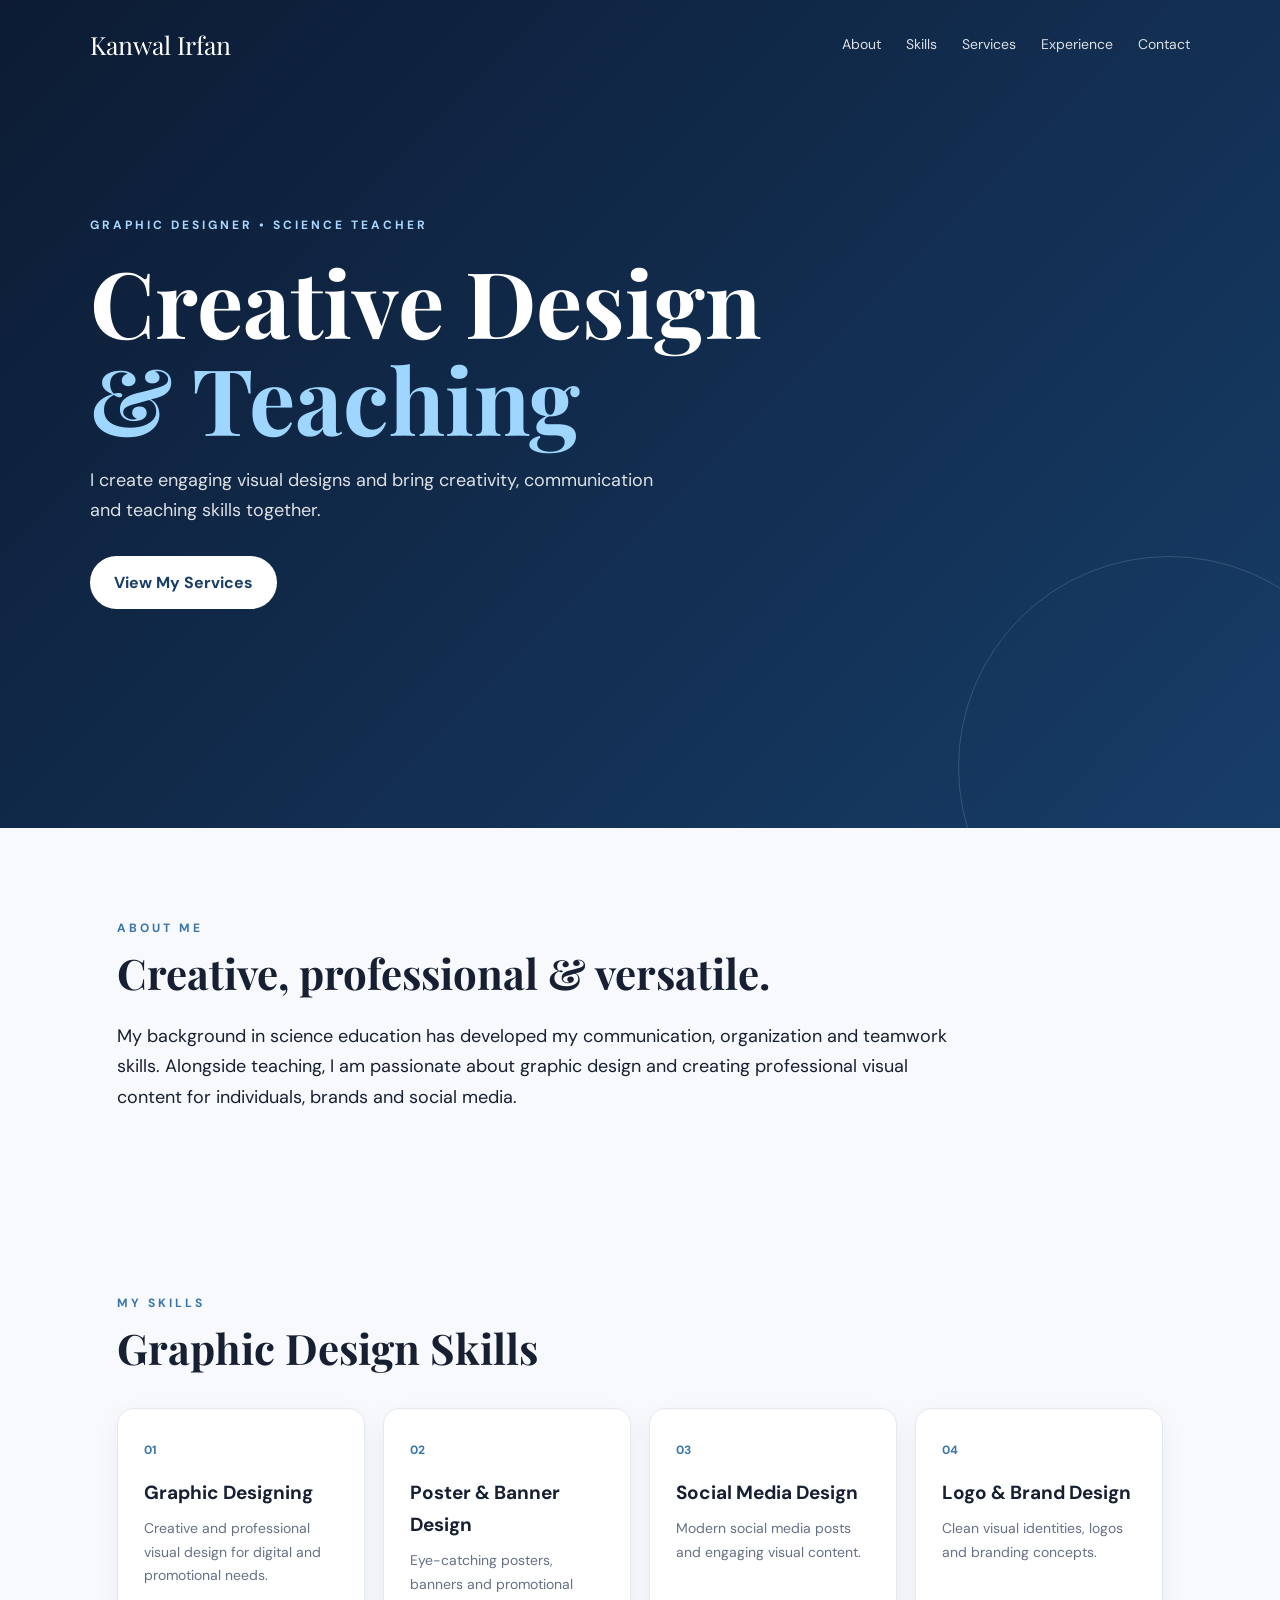
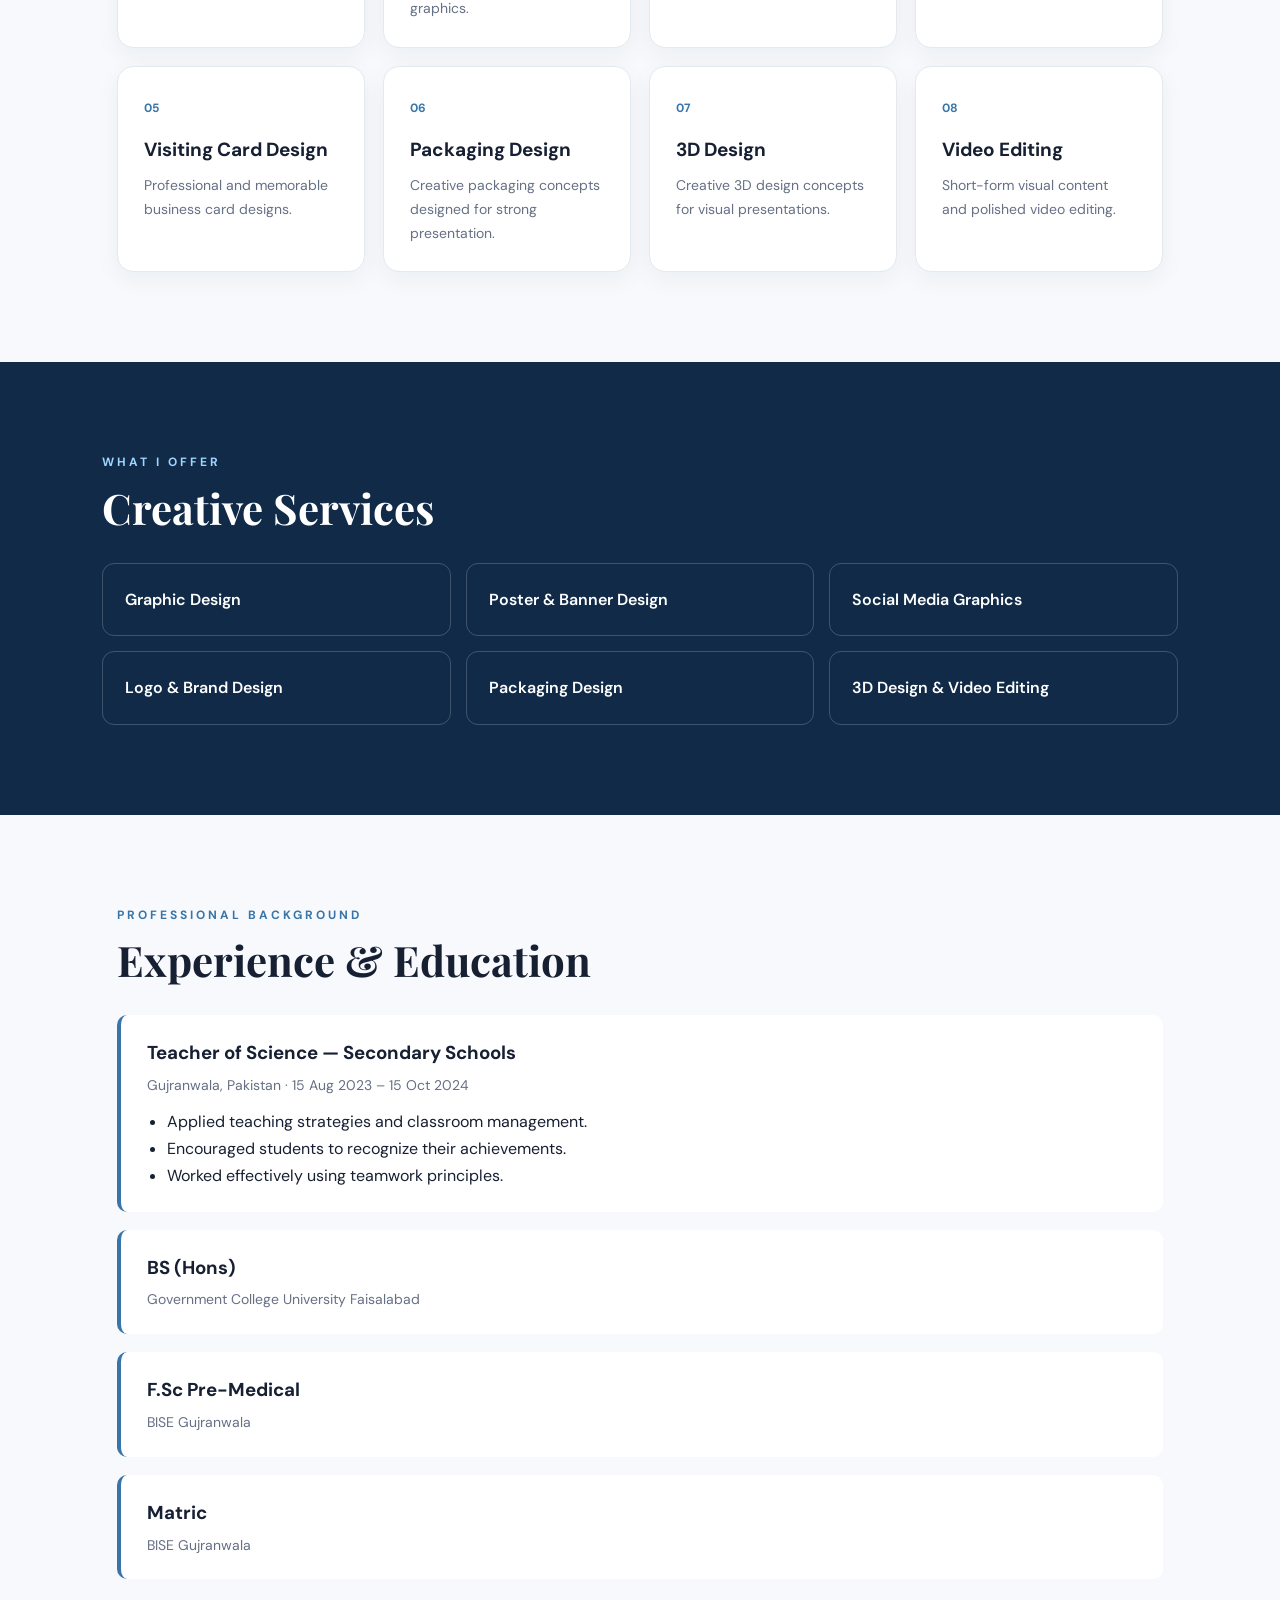
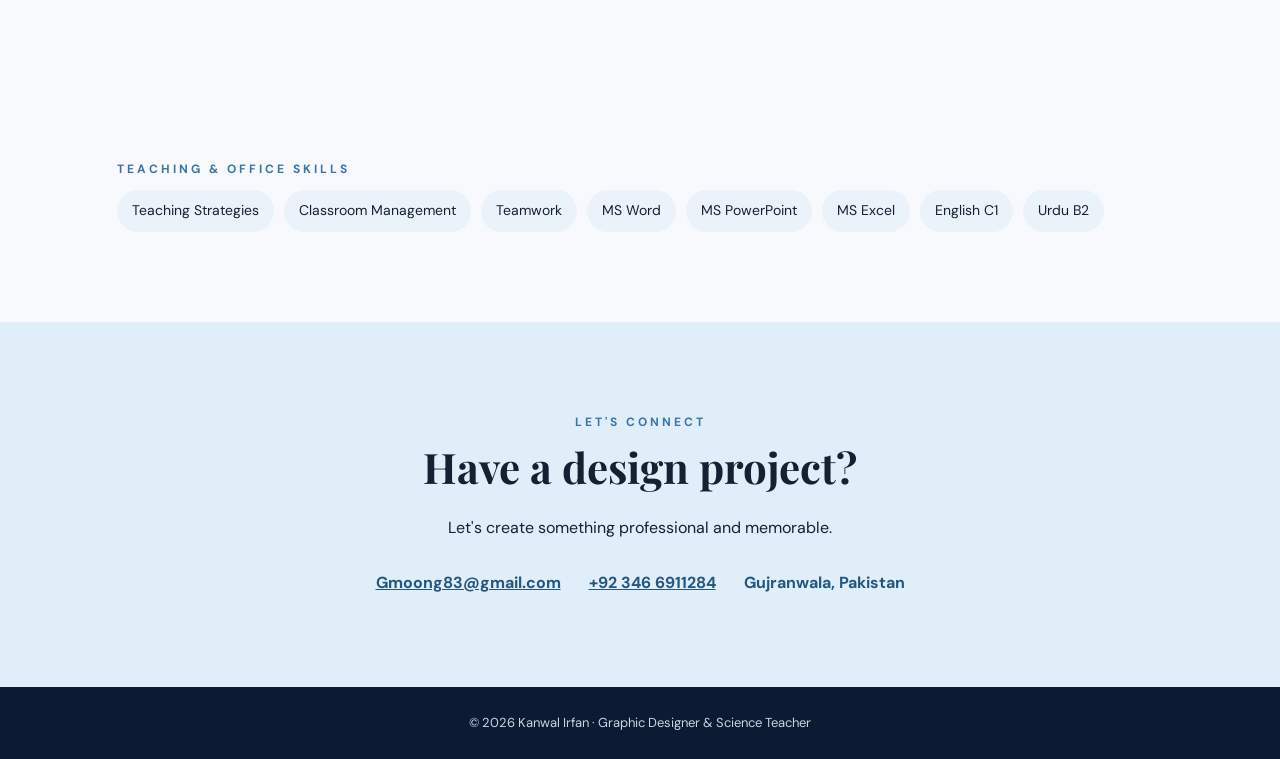
<file: index.html>
<!DOCTYPE html>
<html lang="en">
<head>
<meta charset="UTF-8">
<meta name="viewport" content="width=device-width, initial-scale=1.0">
<title>Kanwal Irfan | Graphic Designer & Science Teacher</title>
<link rel="stylesheet" href="style.css">
</head>
<body>
<header class="hero">
  <nav><div class="logo">Kanwal Irfan</div><div class="navlinks"><a href="#about">About</a><a href="#skills">Skills</a><a href="#services">Services</a><a href="#experience">Experience</a><a href="#contact">Contact</a></div></nav>
  <div class="hero-content"><p class="tag">GRAPHIC DESIGNER • SCIENCE TEACHER</p><h1>Creative Design<br><span>& Teaching</span></h1><p>I create engaging visual designs and bring creativity, communication and teaching skills together.</p><a class="btn" href="#services">View My Services</a></div>
</header>
<main>
<section id="about" class="section"><p class="eyebrow">ABOUT ME</p><h2>Creative, professional & versatile.</h2><p>My background in science education has developed my communication, organization and teamwork skills. Alongside teaching, I am passionate about graphic design and creating professional visual content for individuals, brands and social media.</p></section>
<section id="skills" class="section"><p class="eyebrow">MY SKILLS</p><h2>Graphic Design Skills</h2><div class="grid">
<div class="card"><span>01</span><h3>Graphic Designing</h3><p>Creative and professional visual design for digital and promotional needs.</p></div>
<div class="card"><span>02</span><h3>Poster & Banner Design</h3><p>Eye-catching posters, banners and promotional graphics.</p></div>
<div class="card"><span>03</span><h3>Social Media Design</h3><p>Modern social media posts and engaging visual content.</p></div>
<div class="card"><span>04</span><h3>Logo & Brand Design</h3><p>Clean visual identities, logos and branding concepts.</p></div>
<div class="card"><span>05</span><h3>Visiting Card Design</h3><p>Professional and memorable business card designs.</p></div>
<div class="card"><span>06</span><h3>Packaging Design</h3><p>Creative packaging concepts designed for strong presentation.</p></div>
<div class="card"><span>07</span><h3>3D Design</h3><p>Creative 3D design concepts for visual presentations.</p></div>
<div class="card"><span>08</span><h3>Video Editing</h3><p>Short-form visual content and polished video editing.</p></div>
</div></section>
<section id="services" class="section dark"><p class="eyebrow">WHAT I OFFER</p><h2>Creative Services</h2><div class="service-list"><div>Graphic Design</div><div>Poster & Banner Design</div><div>Social Media Graphics</div><div>Logo & Brand Design</div><div>Packaging Design</div><div>3D Design & Video Editing</div></div></section>
<section id="experience" class="section"><p class="eyebrow">PROFESSIONAL BACKGROUND</p><h2>Experience & Education</h2><div class="timeline"><article><h3>Teacher of Science — Secondary Schools</h3><p>Gujranwala, Pakistan · 15 Aug 2023 – 15 Oct 2024</p><ul><li>Applied teaching strategies and classroom management.</li><li>Encouraged students to recognize their achievements.</li><li>Worked effectively using teamwork principles.</li></ul></article><article><h3>BS (Hons)</h3><p>Government College University Faisalabad</p></article><article><h3>F.Sc Pre-Medical</h3><p>BISE Gujranwala</p></article><article><h3>Matric</h3><p>BISE Gujranwala</p></article></div></section>
<section class="section"><p class="eyebrow">TEACHING & OFFICE SKILLS</p><div class="chips"><span>Teaching Strategies</span><span>Classroom Management</span><span>Teamwork</span><span>MS Word</span><span>MS PowerPoint</span><span>MS Excel</span><span>English C1</span><span>Urdu B2</span></div></section>
<section id="contact" class="contact"><p class="eyebrow">LET'S CONNECT</p><h2>Have a design project?</h2><p>Let's create something professional and memorable.</p><div class="contact-info"><a href="mailto:Gmoong83@gmail.com">Gmoong83@gmail.com</a><a href="tel:+923466911284">+92 346 6911284</a><span>Gujranwala, Pakistan</span></div></section>
</main><footer>© 2026 Kanwal Irfan · Graphic Designer & Science Teacher</footer>
</body></html>
</file>
<file: style.css>
@import url('https://fonts.googleapis.com/css2?family=DM+Sans:wght@400;500;600;700&family=Playfair+Display:wght@600;700&display=swap');
*{box-sizing:border-box;margin:0;padding:0}html{scroll-behavior:smooth}body{font-family:'DM Sans',sans-serif;color:#172033;background:#f7f9fc;line-height:1.7}a{text-decoration:none;color:inherit}.hero{min-height:92vh;background:linear-gradient(135deg,#0c1b33,#173d68);color:#fff;padding:0 7%;position:relative;overflow:hidden}.hero:after{content:'';position:absolute;width:420px;height:420px;border:1px solid rgba(255,255,255,.15);border-radius:50%;right:-100px;bottom:-150px}nav{height:90px;display:flex;align-items:center;justify-content:space-between;position:relative;z-index:2}.logo{font-family:'Playfair Display',serif;font-size:25px}.navlinks{display:flex;gap:25px;font-size:14px}.navlinks a{opacity:.85}.hero-content{max-width:760px;padding:125px 0;position:relative;z-index:1}.tag,.eyebrow{letter-spacing:3px;font-size:12px;font-weight:700}.tag{color:#a9d7ff}.hero h1{font-family:'Playfair Display',serif;font-size:clamp(52px,8vw,92px);line-height:1.05;margin:18px 0}.hero h1 span{color:#9ed6ff}.hero-content>p:not(.tag){max-width:590px;font-size:18px;opacity:.86;margin-bottom:30px}.btn{display:inline-block;padding:13px 24px;border-radius:30px;background:#fff;color:#173d68;font-weight:700}.section{padding:90px 8%;max-width:1250px;margin:auto}.eyebrow{color:#3975a8;margin-bottom:10px}h2{font-family:'Playfair Display',serif;font-size:42px;line-height:1.2;margin-bottom:22px}#about p:not(.eyebrow){max-width:850px;font-size:18px}.grid{display:grid;grid-template-columns:repeat(4,1fr);gap:18px;margin-top:35px}.card{background:#fff;border:1px solid #e4e9f0;border-radius:16px;padding:26px;min-height:190px;box-shadow:0 8px 25px rgba(19,44,75,.05)}.card span{font-size:12px;color:#3975a8;font-weight:700}.card h3{margin:14px 0 8px;font-size:19px}.card p{font-size:14px;color:#667085}.dark{max-width:none;background:#102a48;color:#fff}.dark .eyebrow{color:#9ed6ff}.service-list{display:grid;grid-template-columns:repeat(3,1fr);gap:15px;margin-top:30px}.service-list div{border:1px solid rgba(255,255,255,.2);padding:22px;border-radius:12px;font-weight:600}.timeline{display:grid;gap:18px;margin-top:30px}.timeline article{background:#fff;border-left:4px solid #3975a8;padding:22px 26px;border-radius:10px}.timeline h3{margin-bottom:5px}.timeline p{color:#667085;font-size:14px}.timeline ul{margin:10px 0 0 20px}.chips{display:flex;flex-wrap:wrap;gap:10px}.chips span{background:#eaf3fa;padding:9px 15px;border-radius:25px;font-size:14px}.contact{background:#dfeef9;text-align:center;padding:90px 8%}.contact-info{display:flex;justify-content:center;flex-wrap:wrap;gap:28px;margin-top:28px;font-weight:700;color:#24577f}.contact-info a{text-decoration:underline}footer{text-align:center;padding:25px;background:#0c1b33;color:#cbd5e1;font-size:13px}@media(max-width:850px){.navlinks{display:none}.hero-content{padding:90px 0}.grid{grid-template-columns:repeat(2,1fr)}.service-list{grid-template-columns:1fr 1fr}}@media(max-width:520px){.section{padding:65px 6%}.grid,.service-list{grid-template-columns:1fr}h2{font-size:34px}.hero{padding:0 6%}}
</file>
